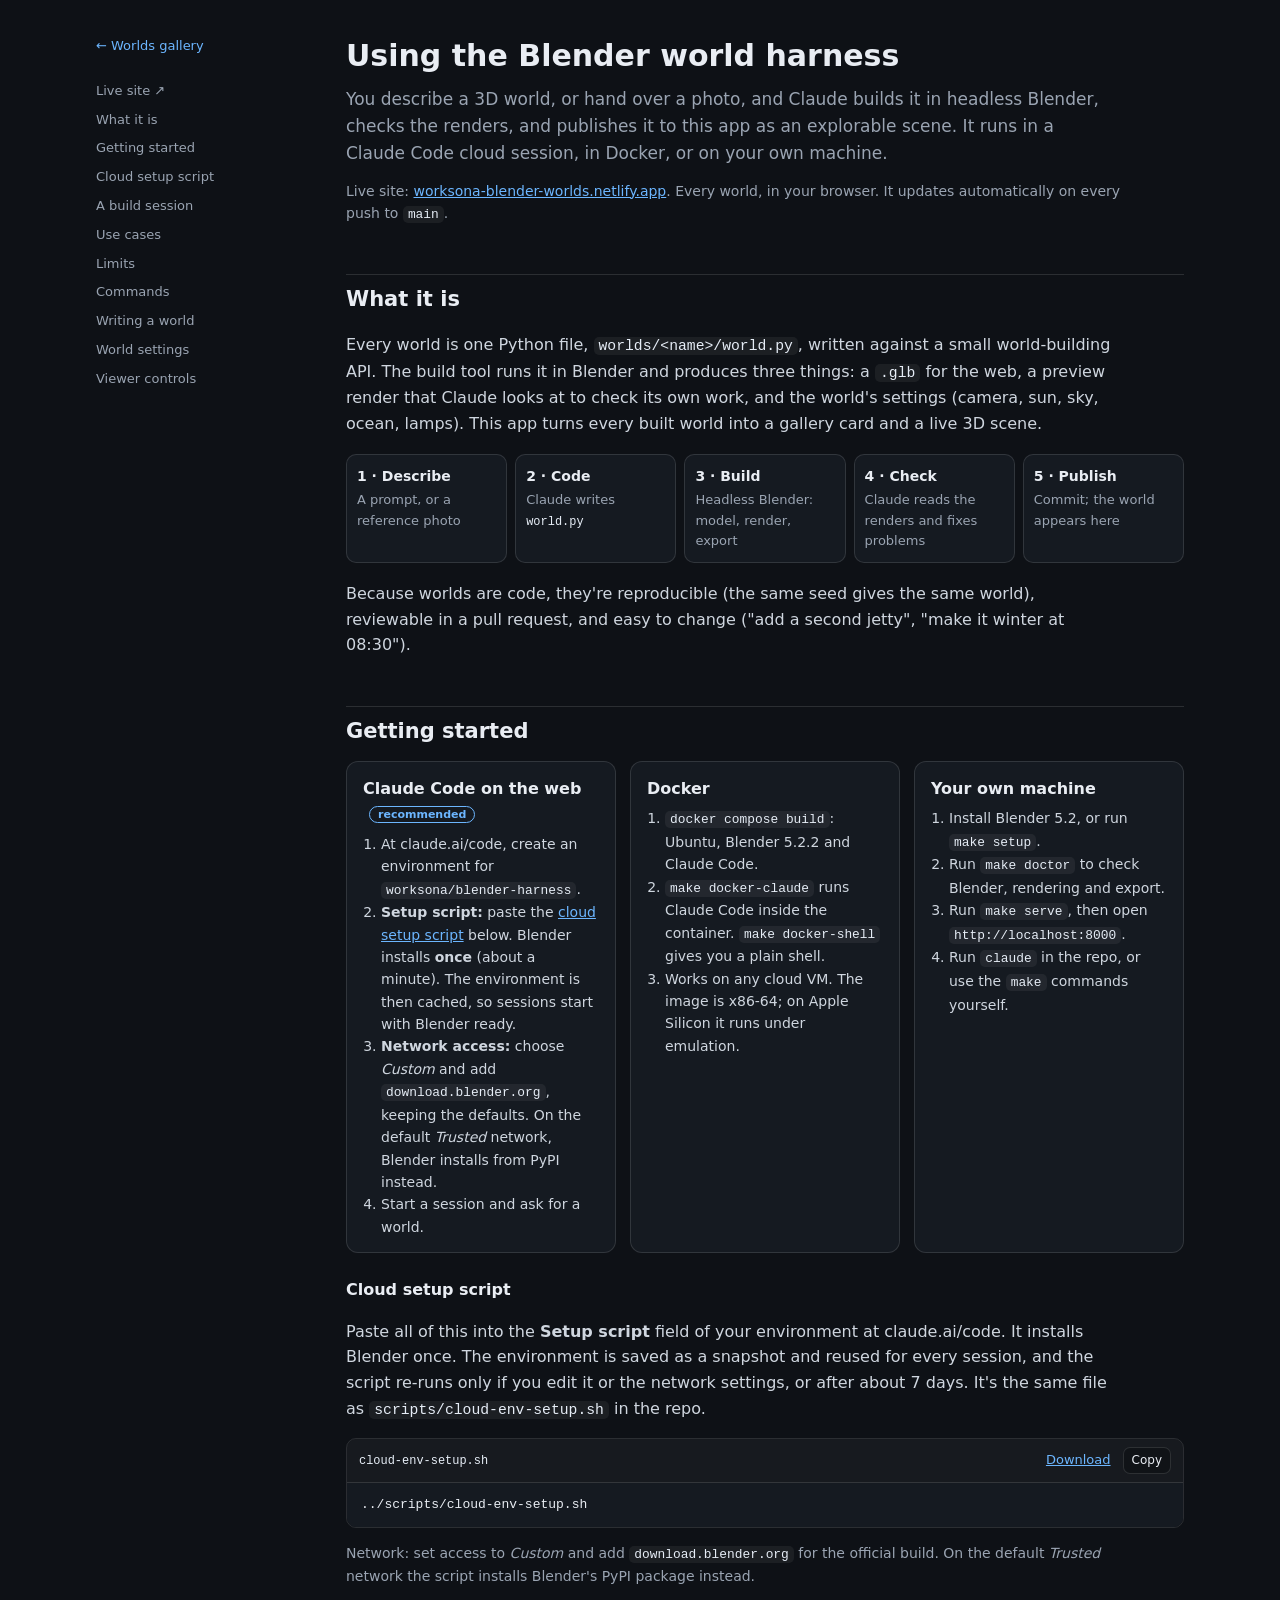
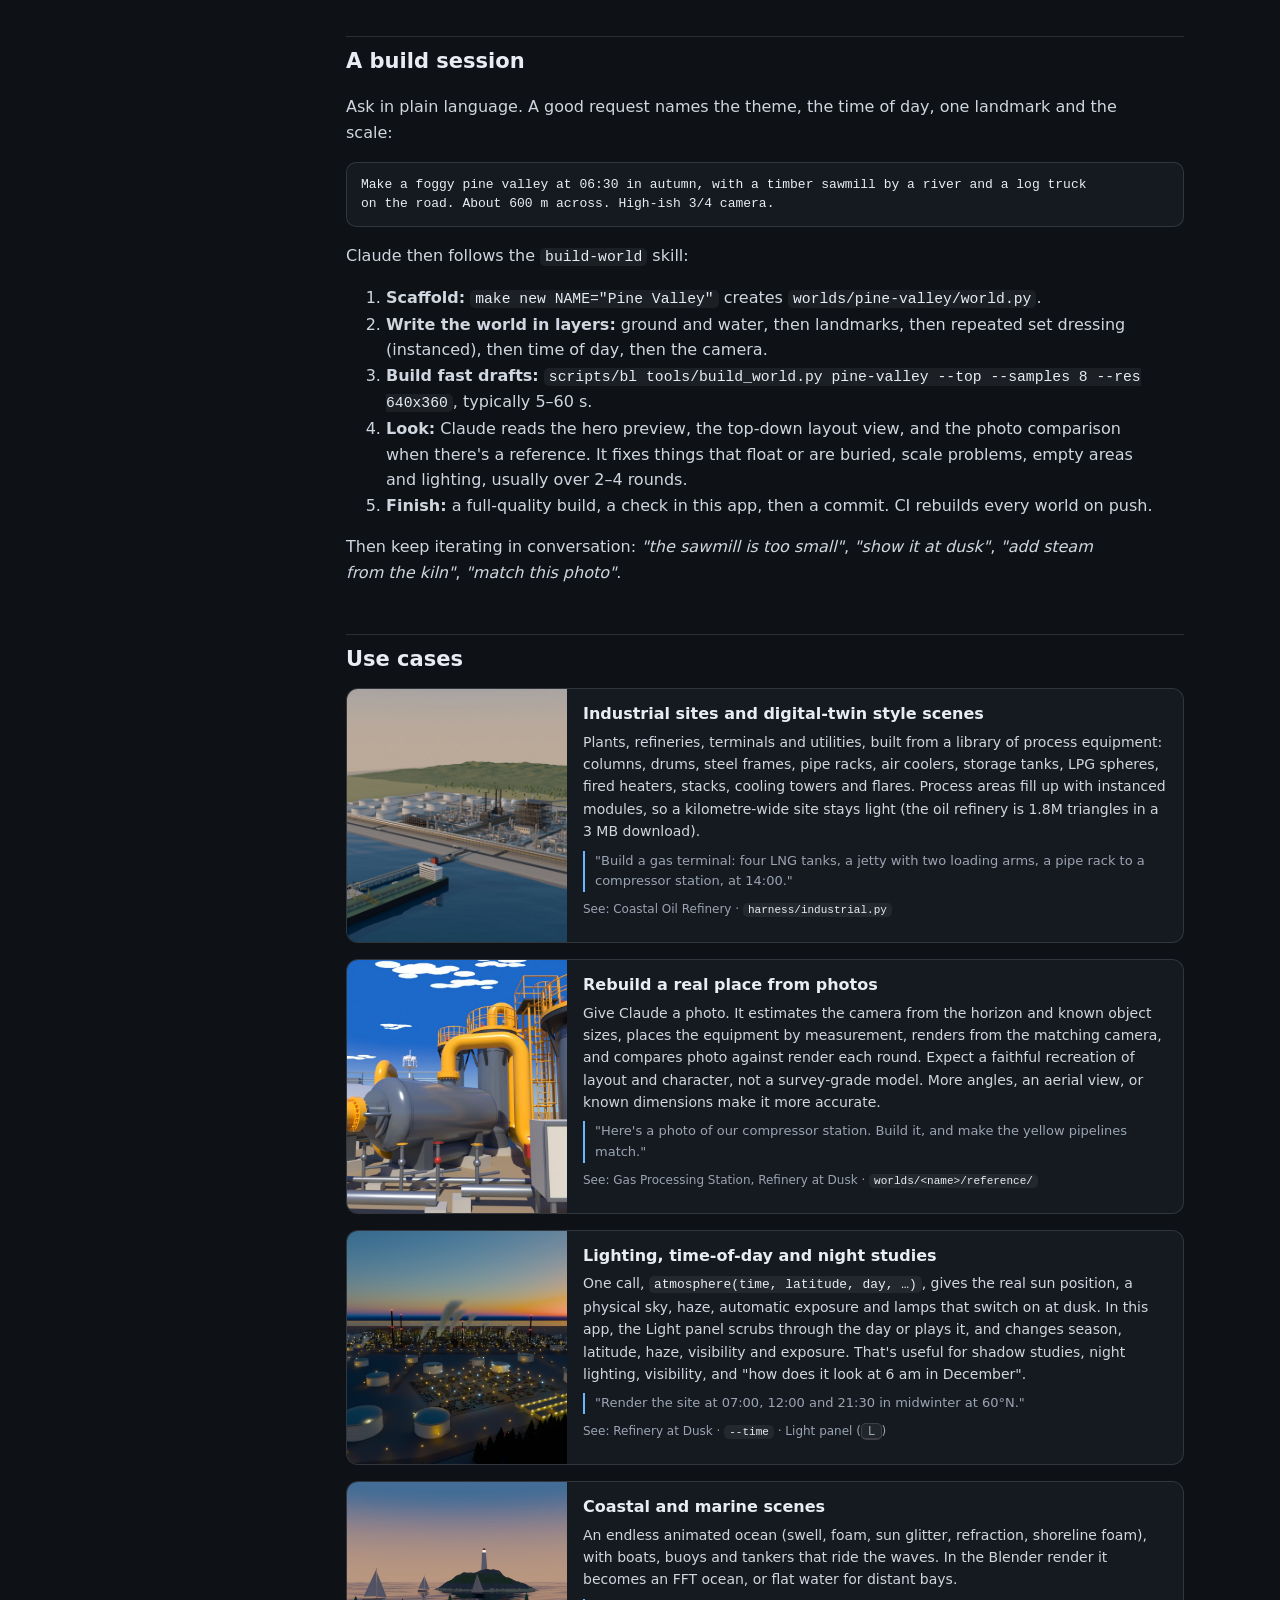
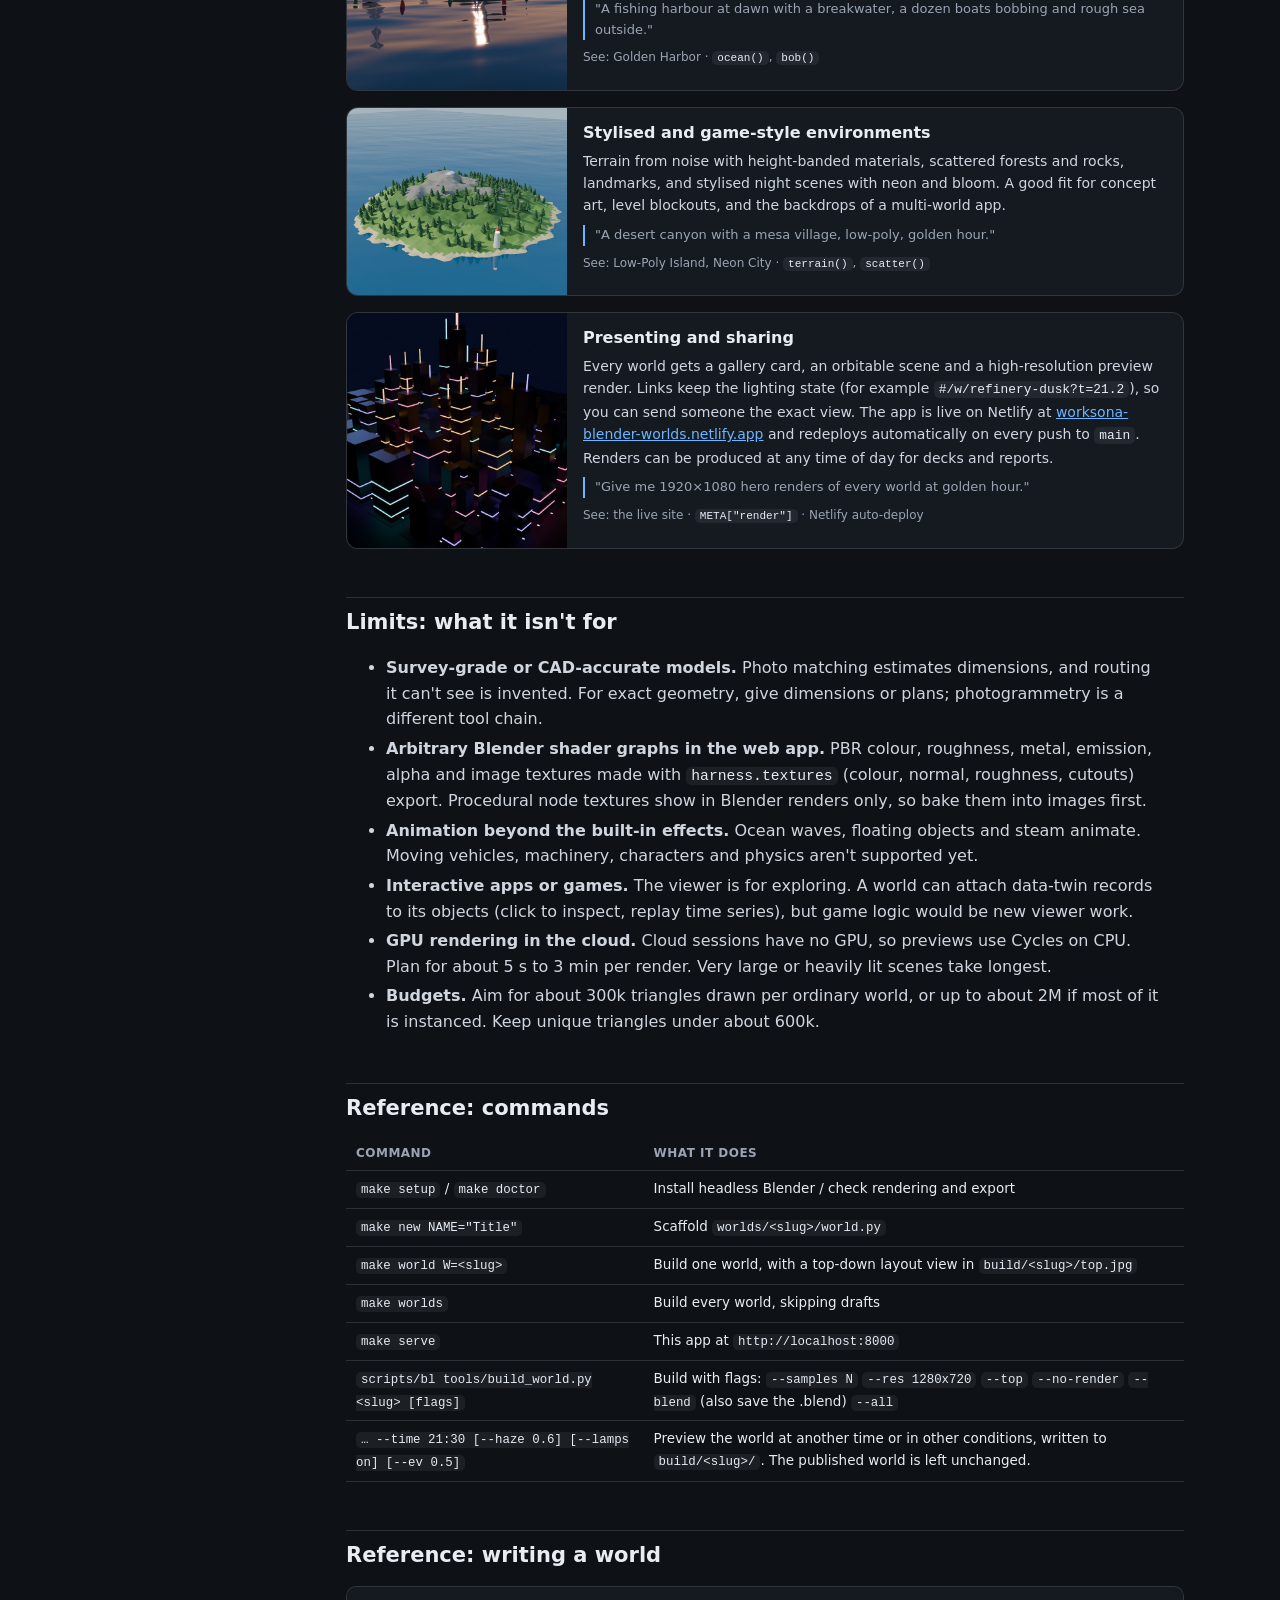
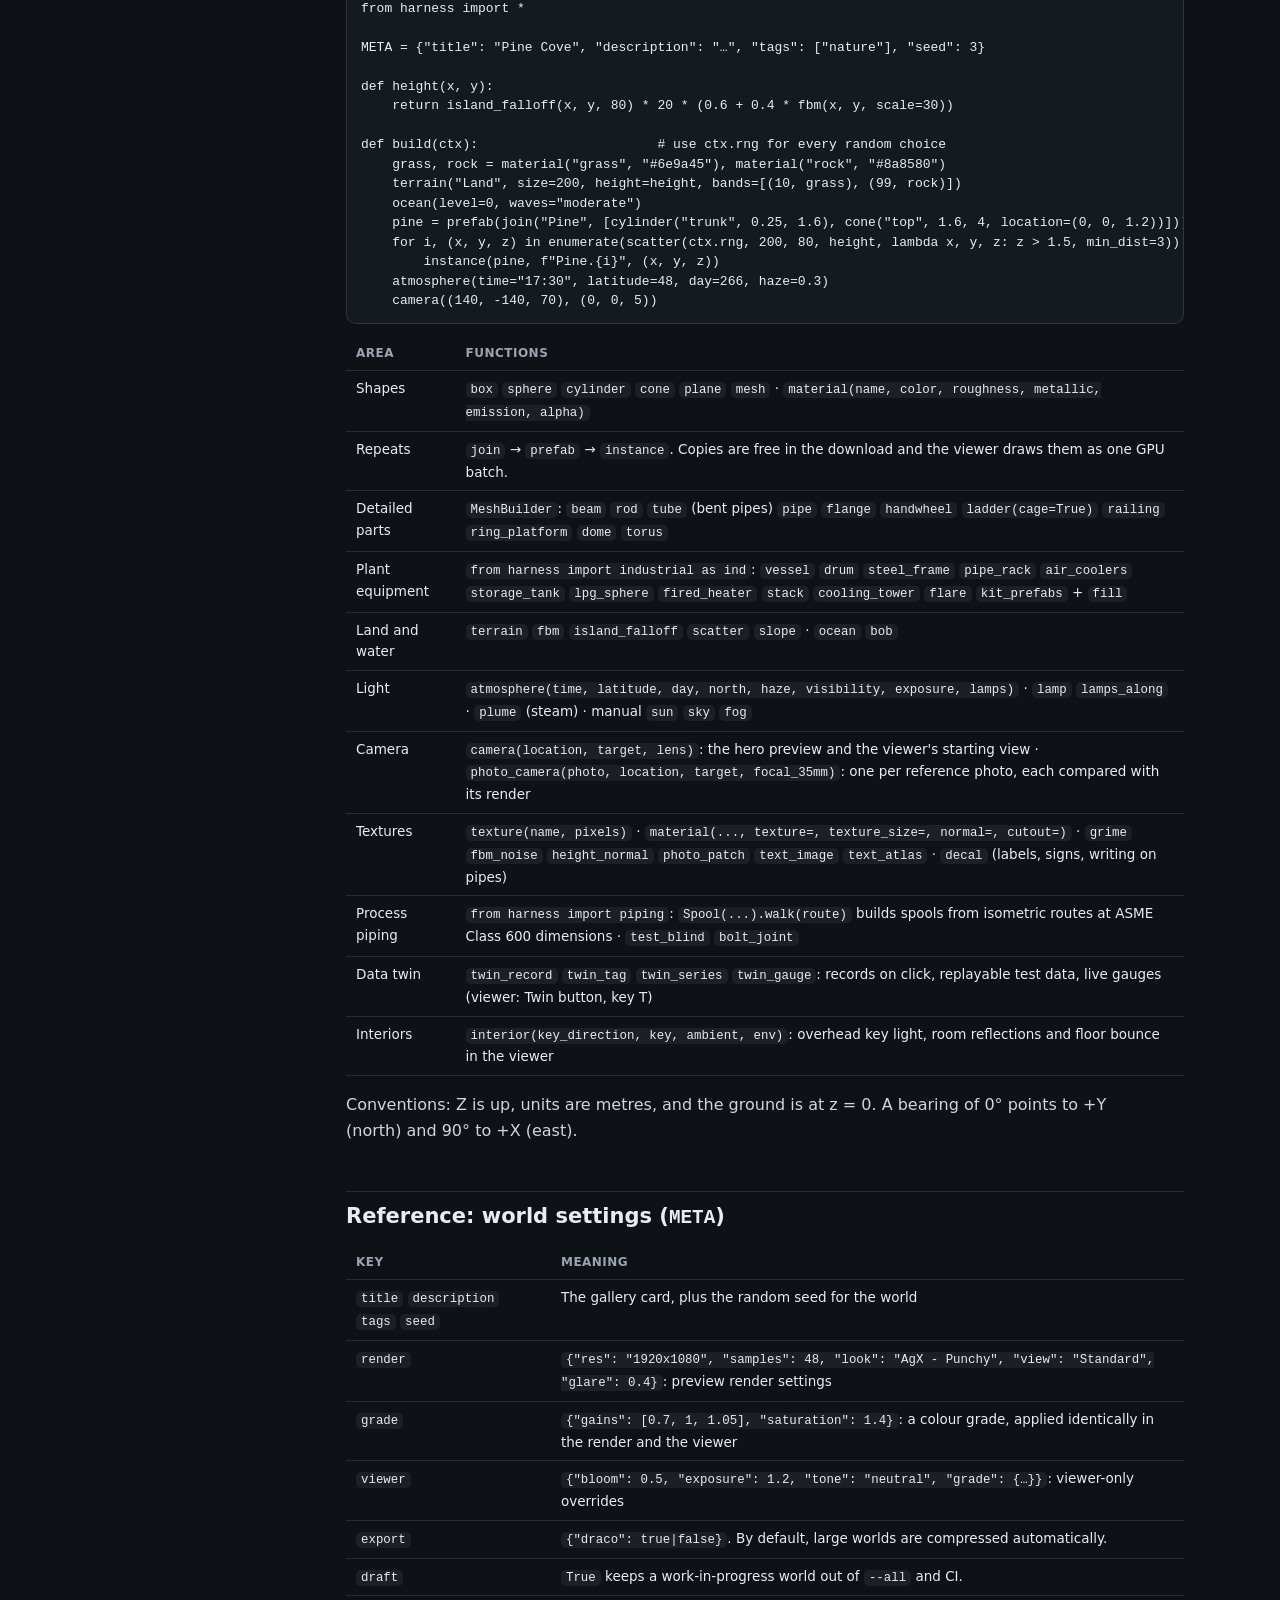
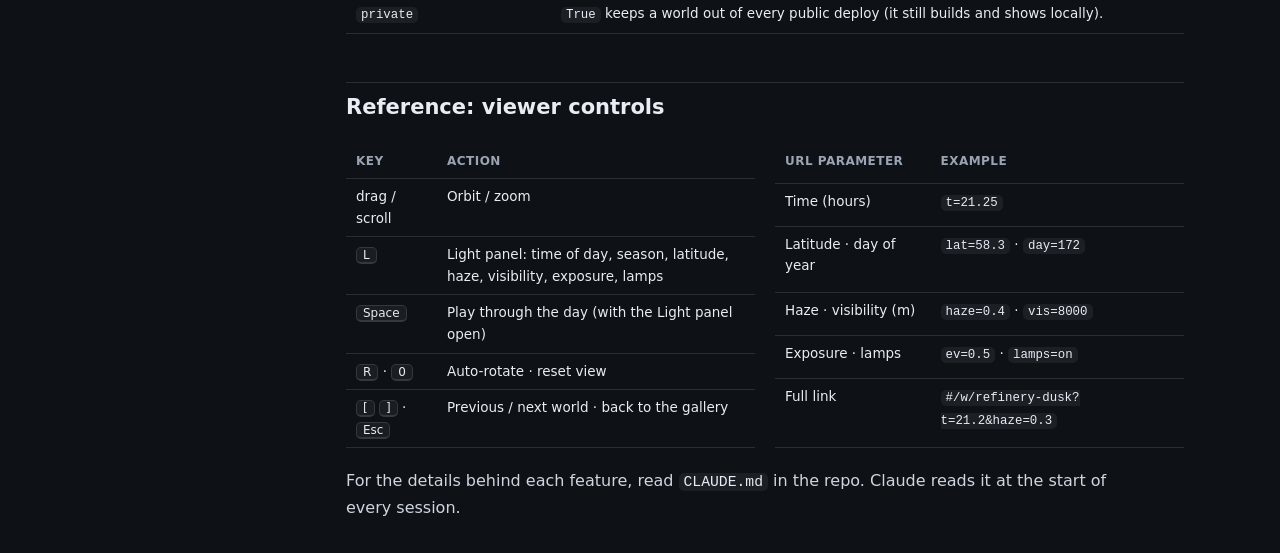
<file: app/guide.html>
<!doctype html>
<html lang="en">
<head>
  <meta charset="utf-8">
  <meta name="viewport" content="width=device-width, initial-scale=1">
  <title>Harness Guide</title>
  <link rel="stylesheet" href="style.css">
  <style>
    .guide { max-width: 1120px; margin: 0 auto; padding: 32px 16px 80px; display: grid;
      grid-template-columns: 210px minmax(0, 1fr); gap: 40px; line-height: 1.6; }
    .toc { position: sticky; top: 24px; align-self: start; font-size: 13px; }
    .toc a { display: block; padding: 4px 0; color: var(--muted); text-decoration: none; }
    .toc a:hover { color: var(--text); }
    .toc .back { margin-bottom: 16px; color: var(--accent); }
    main h1 { font-size: 30px; margin: 0 0 6px; }
    main .lede { color: var(--muted); font-size: 17px; margin: 0 0 28px; max-width: 760px; }
    main h2 { font-size: 21px; margin: 48px 0 12px; padding-top: 8px; border-top: 1px solid var(--line); }
    main h3 { font-size: 16px; margin: 24px 0 6px; }
    main p, main li { color: #cfd6df; max-width: 780px; }
    main a { color: var(--accent); }
    pre { background: #151a21; border: 1px solid var(--line); border-radius: 10px; padding: 12px 14px;
      overflow-x: auto; font-size: 13px; line-height: 1.5; }
    code { color: #e6edf6; }
    p code, li code, td code { background: rgba(255,255,255,0.06); padding: 1px 5px; border-radius: 5px; }
    .flow { display: grid; grid-template-columns: repeat(5, 1fr); gap: 8px; margin: 18px 0; }
    .flow div { background: #151a21; border: 1px solid var(--line); border-radius: 10px; padding: 10px;
      font-size: 13px; color: var(--muted); }
    .flow b { display: block; color: var(--text); font-size: 14px; margin-bottom: 2px; }
    .ways { display: grid; grid-template-columns: repeat(3, 1fr); gap: 14px; }
    .ways section { background: #151a21; border: 1px solid var(--line); border-radius: 12px; padding: 14px 16px; }
    .ways h3 { margin-top: 0; }
    .ways .tag { font-size: 11px; color: var(--accent); border: 1px solid var(--accent); border-radius: 99px;
      padding: 1px 8px; margin-left: 6px; vertical-align: middle; }
    .ways ol { padding-left: 18px; margin: 6px 0 0; font-size: 14px; }
    .uses { display: grid; gap: 16px; }
    .use { display: grid; grid-template-columns: 220px minmax(0, 1fr); gap: 16px; background: #151a21;
      border: 1px solid var(--line); border-radius: 12px; overflow: hidden; }
    .use img { width: 100%; height: 100%; object-fit: cover; min-height: 150px; display: block; }
    .use .txt { padding: 12px 16px 14px 0; }
    .use h3 { margin: 0 0 4px; }
    .use p { margin: 0 0 8px; font-size: 14px; }
    .use .ask { font-size: 13px; color: var(--muted); border-left: 2px solid var(--accent); padding-left: 10px; margin: 8px 0; }
    .use .uses-tags { font-size: 12px; color: var(--muted); }
    table { width: 100%; border-collapse: collapse; font-size: 13.5px; margin: 8px 0 4px; }
    th, td { text-align: left; vertical-align: top; padding: 7px 10px; border-bottom: 1px solid var(--line); }
    th { color: var(--muted); font-weight: 600; font-size: 12px; text-transform: uppercase; letter-spacing: .04em; }
    .two { display: grid; grid-template-columns: 1fr 1fr; gap: 20px; }
    .limits li { margin-bottom: 4px; }
    .live { margin: -16px 0 28px; font-size: 14px; color: var(--muted); }
    .script-box { border: 1px solid var(--line); border-radius: 10px; overflow: hidden; margin: 10px 0; }
    .script-bar { display: flex; align-items: center; justify-content: space-between; gap: 10px;
      padding: 8px 12px; background: rgba(255, 255, 255, 0.04); border-bottom: 1px solid var(--line); font-size: 13px; }
    .script-actions { display: flex; align-items: center; gap: 12px; }
    .script-box pre { margin: 0; border: 0; border-radius: 0; max-height: 460px; }
    .note { color: var(--muted); font-size: 14px; }
    kbd { font-family: inherit; font-size: 12px; border: 1px solid var(--line); border-bottom-width: 2px;
      border-radius: 5px; padding: 0 6px; background: rgba(255,255,255,0.05); }
    @media (max-width: 860px) {
      .guide { grid-template-columns: minmax(0, 1fr); gap: 12px; }   /* minmax: long code lines scroll, not stretch */
      .toc { position: static; display: flex; flex-wrap: wrap; gap: 4px 14px; }
      .toc a { padding: 2px 0; }
      .ways, .two { grid-template-columns: 1fr; }
      .flow { grid-template-columns: 1fr 1fr; }
      .use { grid-template-columns: 1fr; }
      .use img { min-height: 0; aspect-ratio: 16 / 9; }
      .use .txt { padding: 0 14px 14px; }
    }
  </style>
</head>
<body>
<div class="guide">
  <nav class="toc" aria-label="Contents">
    <a class="back" href="index.html#/">&larr; Worlds gallery</a>
    <a href="https://worksona-blender-worlds.netlify.app" target="_blank" rel="noopener">Live site &#8599;</a>
    <a href="#what">What it is</a>
    <a href="#start">Getting started</a>
    <a href="#setup-script">Cloud setup script</a>
    <a href="#session">A build session</a>
    <a href="#uses">Use cases</a>
    <a href="#limits">Limits</a>
    <a href="#ref-commands">Commands</a>
    <a href="#ref-world">Writing a world</a>
    <a href="#ref-meta">World settings</a>
    <a href="#ref-viewer">Viewer controls</a>
  </nav>

  <main>
    <h1>Using the Blender world harness</h1>
    <p class="lede">You describe a 3D world, or hand over a photo, and Claude builds it in headless Blender,
      checks the renders, and publishes it to this app as an explorable scene. It runs in a Claude Code
      cloud session, in Docker, or on your own machine.</p>
    <p class="live">Live site: <a href="https://worksona-blender-worlds.netlify.app" target="_blank"
      rel="noopener">worksona-blender-worlds.netlify.app</a>. Every world, in your browser. It updates
      automatically on every push to <code>main</code>.</p>

    <h2 id="what">What it is</h2>
    <p>Every world is one Python file, <code>worlds/&lt;name&gt;/world.py</code>, written against a small
      world-building API. The build tool runs it in Blender and produces three things: a <code>.glb</code> for
      the web, a preview render that Claude looks at to check its own work, and the world's settings
      (camera, sun, sky, ocean, lamps). This app turns every built world into a gallery card and a live
      3D scene.</p>
    <div class="flow" role="list">
      <div role="listitem"><b>1 · Describe</b>A prompt, or a reference photo</div>
      <div role="listitem"><b>2 · Code</b>Claude writes <code>world.py</code></div>
      <div role="listitem"><b>3 · Build</b>Headless Blender: model, render, export</div>
      <div role="listitem"><b>4 · Check</b>Claude reads the renders and fixes problems</div>
      <div role="listitem"><b>5 · Publish</b>Commit; the world appears here</div>
    </div>
    <p>Because worlds are code, they're reproducible (the same seed gives the same world), reviewable in a pull
      request, and easy to change ("add a second jetty", "make it winter at 08:30").</p>

    <h2 id="start">Getting started</h2>
    <div class="ways">
      <section>
        <h3>Claude Code on the web <span class="tag">recommended</span></h3>
        <ol>
          <li>At claude.ai/code, create an environment for <code>worksona/blender-harness</code>.</li>
          <li><b>Setup script:</b> paste the <a href="#setup-script">cloud setup script</a> below. Blender installs
            <b>once</b> (about a minute). The environment is then cached, so sessions start with Blender ready.</li>
          <li><b>Network access:</b> choose <i>Custom</i> and add <code>download.blender.org</code>, keeping the
            defaults. On the default <i>Trusted</i> network, Blender installs from PyPI instead.</li>
          <li>Start a session and ask for a world.</li>
        </ol>
      </section>
      <section>
        <h3>Docker</h3>
        <ol>
          <li><code>docker compose build</code>: Ubuntu, Blender 5.2.2 and Claude Code.</li>
          <li><code>make docker-claude</code> runs Claude Code inside the container. <code>make docker-shell</code>
            gives you a plain shell.</li>
          <li>Works on any cloud VM. The image is x86-64; on Apple Silicon it runs under emulation.</li>
        </ol>
      </section>
      <section>
        <h3>Your own machine</h3>
        <ol>
          <li>Install Blender 5.2, or run <code>make setup</code>.</li>
          <li>Run <code>make doctor</code> to check Blender, rendering and export.</li>
          <li>Run <code>make serve</code>, then open <code>http://localhost:8000</code>.</li>
          <li>Run <code>claude</code> in the repo, or use the <code>make</code> commands yourself.</li>
        </ol>
      </section>
    </div>

    <h3 id="setup-script">Cloud setup script</h3>
    <p>Paste all of this into the <b>Setup script</b> field of your environment at claude.ai/code. It installs
      Blender once. The environment is saved as a snapshot and reused for every session, and the script re-runs
      only if you edit it or the network settings, or after about 7 days. It's the same file as
      <code>scripts/cloud-env-setup.sh</code> in the repo.</p>
    <div class="script-box">
      <div class="script-bar">
        <span><code>cloud-env-setup.sh</code></span>
        <span class="script-actions">
          <a href="cloud-env-setup.sh" download>Download</a>
          <button type="button" class="btn small" id="copy-setup">Copy</button>
        </span>
      </div>
      <pre id="setup-code">Loading the script… (if this doesn't load, open scripts/cloud-env-setup.sh in the repo)</pre>
    </div>
    <p class="note">Network: set access to <i>Custom</i> and add <code>download.blender.org</code> for the official
      build. On the default <i>Trusted</i> network the script installs Blender's PyPI package instead.</p>

    <h2 id="session">A build session</h2>
    <p>Ask in plain language. A good request names the theme, the time of day, one landmark and the scale:</p>
    <pre>Make a foggy pine valley at 06:30 in autumn, with a timber sawmill by a river and a log truck
on the road. About 600 m across. High-ish 3/4 camera.</pre>
    <p>Claude then follows the <code>build-world</code> skill:</p>
    <ol>
      <li><b>Scaffold:</b> <code>make new NAME="Pine Valley"</code> creates <code>worlds/pine-valley/world.py</code>.</li>
      <li><b>Write the world in layers:</b> ground and water, then landmarks, then repeated set dressing
        (instanced), then time of day, then the camera.</li>
      <li><b>Build fast drafts:</b> <code>scripts/bl tools/build_world.py pine-valley --top --samples 8 --res 640x360</code>,
        typically 5–60 s.</li>
      <li><b>Look:</b> Claude reads the hero preview, the top-down layout view, and the photo comparison when
        there's a reference. It fixes things that float or are buried, scale problems, empty areas and lighting,
        usually over 2–4 rounds.</li>
      <li><b>Finish:</b> a full-quality build, a check in this app, then a commit. CI rebuilds every world on push.</li>
    </ol>
    <p>Then keep iterating in conversation: <i>"the sawmill is too small"</i>, <i>"show it at dusk"</i>,
      <i>"add steam from the kiln"</i>, <i>"match this photo"</i>.</p>

    <h2 id="uses">Use cases</h2>
    <div class="uses">
      <article class="use">
        <img src="worlds/oil-refinery/preview.jpg" alt="Aerial render of a coastal oil refinery with a tanker at the jetty">
        <div class="txt">
          <h3>Industrial sites and digital-twin style scenes</h3>
          <p>Plants, refineries, terminals and utilities, built from a library of process equipment: columns,
            drums, steel frames, pipe racks, air coolers, storage tanks, LPG spheres, fired heaters, stacks,
            cooling towers and flares. Process areas fill up with instanced modules, so a kilometre-wide site
            stays light (the oil refinery is 1.8M triangles in a 3 MB download).</p>
          <p class="ask">"Build a gas terminal: four LNG tanks, a jetty with two loading arms, a pipe rack to a
            compressor station, at 14:00."</p>
          <p class="uses-tags">See: Coastal Oil Refinery · <code>harness/industrial.py</code></p>
        </div>
      </article>
      <article class="use">
        <img src="worlds/gas-station/preview.jpg" alt="Gas processing station with yellow pipe loops matched to a photo">
        <div class="txt">
          <h3>Rebuild a real place from photos</h3>
          <p>Give Claude a photo. It estimates the camera from the horizon and known object sizes, places the
            equipment by measurement, renders from the matching camera, and compares photo against render
            each round. Expect a faithful recreation of layout and character, not a survey-grade model. More
            angles, an aerial view, or known dimensions make it more accurate.</p>
          <p class="ask">"Here's a photo of our compressor station. Build it, and make the yellow pipelines match."</p>
          <p class="uses-tags">See: Gas Processing Station, Refinery at Dusk · <code>worlds/&lt;name&gt;/reference/</code></p>
        </div>
      </article>
      <article class="use">
        <img src="worlds/refinery-dusk/preview.jpg" alt="Refinery at blue hour with lights and steam plumes">
        <div class="txt">
          <h3>Lighting, time-of-day and night studies</h3>
          <p>One call, <code>atmosphere(time, latitude, day, …)</code>, gives the real sun position, a physical
            sky, haze, automatic exposure and lamps that switch on at dusk. In this app, the Light panel scrubs
            through the day or plays it, and changes season, latitude, haze, visibility and exposure. That's
            useful for shadow studies, night lighting, visibility, and "how does it look at 6 am in December".</p>
          <p class="ask">"Render the site at 07:00, 12:00 and 21:30 in midwinter at 60°N."</p>
          <p class="uses-tags">See: Refinery at Dusk · <code>--time</code> · Light panel (<kbd>L</kbd>)</p>
        </div>
      </article>
      <article class="use">
        <img src="worlds/golden-harbor/preview.jpg" alt="Sunset harbour with sailboats on a rolling sea">
        <div class="txt">
          <h3>Coastal and marine scenes</h3>
          <p>An endless animated ocean (swell, foam, sun glitter, refraction, shoreline foam), with boats, buoys
            and tankers that ride the waves. In the Blender render it becomes an FFT ocean, or flat water for
            distant bays.</p>
          <p class="ask">"A fishing harbour at dawn with a breakwater, a dozen boats bobbing and rough sea outside."</p>
          <p class="uses-tags">See: Golden Harbor · <code>ocean()</code>, <code>bob()</code></p>
        </div>
      </article>
      <article class="use">
        <img src="worlds/lowpoly-island/preview.jpg" alt="Low-poly island with pine forest and lighthouse">
        <div class="txt">
          <h3>Stylised and game-style environments</h3>
          <p>Terrain from noise with height-banded materials, scattered forests and rocks, landmarks, and
            stylised night scenes with neon and bloom. A good fit for concept art, level blockouts, and the
            backdrops of a multi-world app.</p>
          <p class="ask">"A desert canyon with a mesa village, low-poly, golden hour."</p>
          <p class="uses-tags">See: Low-Poly Island, Neon City · <code>terrain()</code>, <code>scatter()</code></p>
        </div>
      </article>
      <article class="use">
        <img src="worlds/neon-city/preview.jpg" alt="Neon city at night">
        <div class="txt">
          <h3>Presenting and sharing</h3>
          <p>Every world gets a gallery card, an orbitable scene and a high-resolution preview render. Links keep
            the lighting state (for example <code>#/w/refinery-dusk?t=21.2</code>), so you can send someone the
            exact view. The app is live on Netlify at
            <a href="https://worksona-blender-worlds.netlify.app" target="_blank" rel="noopener">worksona-blender-worlds.netlify.app</a>
            and redeploys automatically on every push to <code>main</code>. Renders can be produced at any time of
            day for decks and reports.</p>
          <p class="ask">"Give me 1920×1080 hero renders of every world at golden hour."</p>
          <p class="uses-tags">See: the live site · <code>META["render"]</code> · Netlify auto-deploy</p>
        </div>
      </article>
    </div>

    <h2 id="limits">Limits: what it isn't for</h2>
    <ul class="limits">
      <li><b>Survey-grade or CAD-accurate models.</b> Photo matching estimates dimensions, and routing it can't
        see is invented. For exact geometry, give dimensions or plans; photogrammetry is a different tool chain.</li>
      <li><b>Arbitrary Blender shader graphs in the web app.</b> PBR colour, roughness, metal, emission, alpha and
        image textures made with <code>harness.textures</code> (colour, normal, roughness, cutouts) export. Procedural
        node textures show in Blender renders only, so bake them into images first.</li>
      <li><b>Animation beyond the built-in effects.</b> Ocean waves, floating objects and steam animate. Moving
        vehicles, machinery, characters and physics aren't supported yet.</li>
      <li><b>Interactive apps or games.</b> The viewer is for exploring. A world can attach data-twin records to its
        objects (click to inspect, replay time series), but game logic would be new viewer work.</li>
      <li><b>GPU rendering in the cloud.</b> Cloud sessions have no GPU, so previews use Cycles on CPU. Plan for
        about 5 s to 3 min per render. Very large or heavily lit scenes take longest.</li>
      <li><b>Budgets.</b> Aim for about 300k triangles drawn per ordinary world, or up to about 2M if most of
        it is instanced. Keep unique triangles under about 600k.</li>
    </ul>

    <h2 id="ref-commands">Reference: commands</h2>
    <table>
      <tr><th>Command</th><th>What it does</th></tr>
      <tr><td><code>make setup</code> / <code>make doctor</code></td><td>Install headless Blender / check rendering and export</td></tr>
      <tr><td><code>make new NAME="Title"</code></td><td>Scaffold <code>worlds/&lt;slug&gt;/world.py</code></td></tr>
      <tr><td><code>make world W=&lt;slug&gt;</code></td><td>Build one world, with a top-down layout view in <code>build/&lt;slug&gt;/top.jpg</code></td></tr>
      <tr><td><code>make worlds</code></td><td>Build every world, skipping drafts</td></tr>
      <tr><td><code>make serve</code></td><td>This app at <code>http://localhost:8000</code></td></tr>
      <tr><td><code>scripts/bl tools/build_world.py &lt;slug&gt; [flags]</code></td><td>Build with flags:
        <code>--samples N</code> <code>--res 1280x720</code> <code>--top</code> <code>--no-render</code>
        <code>--blend</code> (also save the .blend) <code>--all</code></td></tr>
      <tr><td><code>… --time 21:30 [--haze 0.6] [--lamps on] [--ev 0.5]</code></td><td>Preview the world at another
        time or in other conditions, written to <code>build/&lt;slug&gt;/</code>. The published world is left unchanged.</td></tr>
    </table>

    <h2 id="ref-world">Reference: writing a world</h2>
    <pre>from harness import *

META = {"title": "Pine Cove", "description": "…", "tags": ["nature"], "seed": 3}

def height(x, y):
    return island_falloff(x, y, 80) * 20 * (0.6 + 0.4 * fbm(x, y, scale=30))

def build(ctx):                       # use ctx.rng for every random choice
    grass, rock = material("grass", "#6e9a45"), material("rock", "#8a8580")
    terrain("Land", size=200, height=height, bands=[(10, grass), (99, rock)])
    ocean(level=0, waves="moderate")
    pine = prefab(join("Pine", [cylinder("trunk", 0.25, 1.6), cone("top", 1.6, 4, location=(0, 0, 1.2))]))
    for i, (x, y, z) in enumerate(scatter(ctx.rng, 200, 80, height, lambda x, y, z: z > 1.5, min_dist=3)):
        instance(pine, f"Pine.{i}", (x, y, z))
    atmosphere(time="17:30", latitude=48, day=266, haze=0.3)
    camera((140, -140, 70), (0, 0, 5))</pre>
    <table>
      <tr><th>Area</th><th>Functions</th></tr>
      <tr><td>Shapes</td><td><code>box</code> <code>sphere</code> <code>cylinder</code> <code>cone</code> <code>plane</code> <code>mesh</code> · <code>material(name, color, roughness, metallic, emission, alpha)</code></td></tr>
      <tr><td>Repeats</td><td><code>join</code> → <code>prefab</code> → <code>instance</code>. Copies are free in the download and the viewer draws them as one GPU batch.</td></tr>
      <tr><td>Detailed parts</td><td><code>MeshBuilder</code>: <code>beam</code> <code>rod</code> <code>tube</code> (bent pipes) <code>pipe</code> <code>flange</code> <code>handwheel</code> <code>ladder(cage=True)</code> <code>railing</code> <code>ring_platform</code> <code>dome</code> <code>torus</code></td></tr>
      <tr><td>Plant equipment</td><td><code>from harness import industrial as ind</code>: <code>vessel</code> <code>drum</code> <code>steel_frame</code> <code>pipe_rack</code> <code>air_coolers</code> <code>storage_tank</code> <code>lpg_sphere</code> <code>fired_heater</code> <code>stack</code> <code>cooling_tower</code> <code>flare</code> <code>kit_prefabs</code> + <code>fill</code></td></tr>
      <tr><td>Land and water</td><td><code>terrain</code> <code>fbm</code> <code>island_falloff</code> <code>scatter</code> <code>slope</code> · <code>ocean</code> <code>bob</code></td></tr>
      <tr><td>Light</td><td><code>atmosphere(time, latitude, day, north, haze, visibility, exposure, lamps)</code> · <code>lamp</code> <code>lamps_along</code> · <code>plume</code> (steam) · manual <code>sun</code> <code>sky</code> <code>fog</code></td></tr>
      <tr><td>Camera</td><td><code>camera(location, target, lens)</code>: the hero preview and the viewer's starting view · <code>photo_camera(photo, location, target, focal_35mm)</code>: one per reference photo, each compared with its render</td></tr>
      <tr><td>Textures</td><td><code>texture(name, pixels)</code> · <code>material(..., texture=, texture_size=, normal=, cutout=)</code> · <code>grime</code> <code>fbm_noise</code> <code>height_normal</code> <code>photo_patch</code> <code>text_image</code> <code>text_atlas</code> · <code>decal</code> (labels, signs, writing on pipes)</td></tr>
      <tr><td>Process piping</td><td><code>from harness import piping</code>: <code>Spool(...).walk(route)</code> builds spools from isometric routes at ASME Class 600 dimensions · <code>test_blind</code> <code>bolt_joint</code></td></tr>
      <tr><td>Data twin</td><td><code>twin_record</code> <code>twin_tag</code> <code>twin_series</code> <code>twin_gauge</code>: records on click, replayable test data, live gauges (viewer: Twin button, key T)</td></tr>
      <tr><td>Interiors</td><td><code>interior(key_direction, key, ambient, env)</code>: overhead key light, room reflections and floor bounce in the viewer</td></tr>
    </table>
    <p>Conventions: Z is up, units are metres, and the ground is at z = 0. A bearing of 0° points to +Y (north)
      and 90° to +X (east).</p>

    <h2 id="ref-meta">Reference: world settings (<code>META</code>)</h2>
    <table>
      <tr><th>Key</th><th>Meaning</th></tr>
      <tr><td><code>title</code> <code>description</code> <code>tags</code> <code>seed</code></td><td>The gallery card, plus the random seed for the world</td></tr>
      <tr><td><code>render</code></td><td><code>{"res": "1920x1080", "samples": 48, "look": "AgX - Punchy", "view": "Standard", "glare": 0.4}</code>: preview render settings</td></tr>
      <tr><td><code>grade</code></td><td><code>{"gains": [0.7, 1, 1.05], "saturation": 1.4}</code>: a colour grade, applied identically in the render and the viewer</td></tr>
      <tr><td><code>viewer</code></td><td><code>{"bloom": 0.5, "exposure": 1.2, "tone": "neutral", "grade": {…}}</code>: viewer-only overrides</td></tr>
      <tr><td><code>export</code></td><td><code>{"draco": true|false}</code>. By default, large worlds are compressed automatically.</td></tr>
      <tr><td><code>draft</code></td><td><code>True</code> keeps a work-in-progress world out of <code>--all</code> and CI.</td></tr>
      <tr><td><code>private</code></td><td><code>True</code> keeps a world out of every public deploy (it still builds and shows locally).</td></tr>
    </table>

    <h2 id="ref-viewer">Reference: viewer controls</h2>
    <div class="two">
      <table>
        <tr><th>Key</th><th>Action</th></tr>
        <tr><td>drag / scroll</td><td>Orbit / zoom</td></tr>
        <tr><td><kbd>L</kbd></td><td>Light panel: time of day, season, latitude, haze, visibility, exposure, lamps</td></tr>
        <tr><td><kbd>Space</kbd></td><td>Play through the day (with the Light panel open)</td></tr>
        <tr><td><kbd>R</kbd> · <kbd>0</kbd></td><td>Auto-rotate · reset view</td></tr>
        <tr><td><kbd>[</kbd> <kbd>]</kbd> · <kbd>Esc</kbd></td><td>Previous / next world · back to the gallery</td></tr>
      </table>
      <table>
        <tr><th>URL parameter</th><th>Example</th></tr>
        <tr><td>Time (hours)</td><td><code>t=21.25</code></td></tr>
        <tr><td>Latitude · day of year</td><td><code>lat=58.3</code> · <code>day=172</code></td></tr>
        <tr><td>Haze · visibility (m)</td><td><code>haze=0.4</code> · <code>vis=8000</code></td></tr>
        <tr><td>Exposure · lamps</td><td><code>ev=0.5</code> · <code>lamps=on</code></td></tr>
        <tr><td>Full link</td><td><code>#/w/refinery-dusk?t=21.2&amp;haze=0.3</code></td></tr>
      </table>
    </div>
    <p>For the details behind each feature, read <code>CLAUDE.md</code> in the repo. Claude reads it at the start
      of every session.</p>
  </main>
</div>
<script>
  // Show the setup script straight from the repo (one source of truth), with a copy button.
  const code = document.getElementById('setup-code');
  const copy = document.getElementById('copy-setup');
  fetch('cloud-env-setup.sh', { cache: 'no-cache' })
    .then((r) => (r.ok ? r.text() : Promise.reject(new Error(r.status))))
    .then((text) => { code.textContent = text; })
    .catch(() => { copy.disabled = true; });
  copy.addEventListener('click', async () => {
    try {
      await navigator.clipboard.writeText(code.textContent);
      copy.textContent = 'Copied';
    } catch {
      const range = document.createRange();
      range.selectNodeContents(code);
      getSelection().removeAllRanges();
      getSelection().addRange(range);
      copy.textContent = 'Selected: press ⌘C';
    }
    setTimeout(() => { copy.textContent = 'Copy'; }, 2000);
  });
</script>
</body>
</html>
</file>
<file: app/style.css>
:root {
  --bg: #0e1116;
  --panel: rgba(14, 17, 22, 0.72);
  --text: #e9edf3;
  --muted: #9aa4b2;
  --line: rgba(255, 255, 255, 0.12);
  --accent: #6cb6ff;
  font-family: ui-sans-serif, system-ui, -apple-system, "Segoe UI", sans-serif;
}

* { box-sizing: border-box; }
html, body { margin: 0; height: 100%; background: var(--bg); color: var(--text); }

#gallery { max-width: 1200px; margin: 0 auto; padding: 40px 16px 64px; }
#gallery header h1 { margin: 0 0 4px; font-size: 28px; }
#gallery header p { margin: 0 0 28px; color: var(--muted); }
.guide-link { color: var(--accent); text-decoration: none; margin-left: 8px; white-space: nowrap; }
.guide-link:hover { text-decoration: underline; }
code { font-family: ui-monospace, SFMono-Regular, Menlo, monospace; font-size: 0.92em; }

#grid { display: grid; grid-template-columns: repeat(auto-fill, minmax(300px, 1fr)); gap: 20px; }
.card {
  display: block; text-decoration: none; color: inherit; border: 1px solid var(--line);
  border-radius: 12px; overflow: hidden; background: #151a21; transition: transform .15s, border-color .15s;
}
.card:hover { transform: translateY(-2px); border-color: var(--accent); }
.card img { display: block; width: 100%; aspect-ratio: 16 / 9; object-fit: cover; background: #222; }
.card .body { padding: 12px 14px 14px; }
.card h3 { margin: 0 0 4px; font-size: 16px; }
.card p { margin: 0; color: var(--muted); font-size: 13px; line-height: 1.45; }
.tags { margin-top: 8px; display: flex; gap: 6px; flex-wrap: wrap; }
.tags span { font-size: 11px; padding: 2px 8px; border-radius: 99px; border: 1px solid var(--line); color: var(--muted); }
.empty { color: var(--muted); }

#viewer { position: fixed; inset: 0; }
#canvas { display: block; width: 100%; height: 100%; touch-action: none; }
.hud { position: absolute; left: 12px; right: 12px; display: flex; gap: 10px; align-items: flex-start; pointer-events: none; }
.hud > * { pointer-events: auto; }
.hud.top { top: 12px; }
.hud.bottom { bottom: 12px; font-size: 12px; color: var(--muted); }
.hud .title { flex: 1; min-width: 0; padding: 6px 12px; background: var(--panel); border-radius: 10px; backdrop-filter: blur(8px); }
.hud .title h2 { margin: 0; font-size: 15px; }
.hud .title p { margin: 2px 0 0; font-size: 12px; color: var(--muted); white-space: nowrap; overflow: hidden; text-overflow: ellipsis; }
.hud .actions { display: flex; gap: 6px; }
#w-stats:not(:empty) { flex: none; padding: 5px 10px; background: var(--panel); border-radius: 8px; }
.btn {
  font: inherit; font-size: 13px; color: var(--text); text-decoration: none; cursor: pointer;
  padding: 8px 12px; border-radius: 10px; border: 1px solid var(--line); background: var(--panel);
  backdrop-filter: blur(8px); white-space: nowrap;
}
.btn:hover, .btn.on { border-color: var(--accent); }
#loading { position: absolute; inset: 0; display: grid; place-items: center; color: var(--muted); pointer-events: none; }

@media (max-width: 640px) {
  .hud.top { flex-wrap: wrap; }
  .hud .title { order: 3; flex-basis: 100%; }
  .hud .actions { margin-left: auto; }
}
.panel {
  position: absolute; top: 64px; right: 12px; width: min(300px, calc(100vw - 24px));
  padding: 12px 14px; background: var(--panel); border: 1px solid var(--line); border-radius: 12px;
  backdrop-filter: blur(10px); font-size: 12px; color: var(--text); display: grid; gap: 6px;
}
.panel .row { display: flex; align-items: center; gap: 8px; }
.panel .row label { color: var(--muted); }
.panel .row output { margin-left: auto; font-variant-numeric: tabular-nums; }
.panel .row label + output { margin-left: auto; }
.panel .head { font-size: 13px; }
.panel input[type=range] { width: 100%; accent-color: var(--accent); }
.panel select { font: inherit; color: var(--text); background: rgba(255, 255, 255, 0.06); border: 1px solid var(--line); border-radius: 6px; padding: 3px 4px; }
.panel .note { margin: 2px 0 0; color: var(--muted); }
.btn.small { padding: 3px 8px; font-size: 12px; border-radius: 7px; }
@media (max-width: 640px) { .panel { top: auto; bottom: 48px; } }
[hidden] { display: none !important; }

/* ---- data twin ---- */
.panel.twin { left: 12px; right: auto; width: min(380px, calc(100vw - 24px)); bottom: 132px; top: 64px;
  overflow: auto; align-content: start; }
.panel.twin .head strong { flex: 1; }
#tw-card h3 { margin: 4px 0 2px; font-size: 15px; word-break: break-word; }
#tw-card .sub { margin: 0 0 8px; color: var(--muted); }
#tw-card dl { display: grid; grid-template-columns: auto 1fr; gap: 3px 10px; margin: 6px 0 10px; }
#tw-card dt { color: var(--muted); }
#tw-card dd { margin: 0; word-break: break-word; }
#tw-card h4, #tw-list h4 { margin: 10px 0 4px; font-size: 12px; text-transform: uppercase; letter-spacing: .04em; color: var(--muted); }
#tw-list h4 span { font-weight: normal; opacity: .7; }
.tbl { overflow-x: auto; border: 1px solid var(--line); border-radius: 8px; }
.tbl table { border-collapse: collapse; width: 100%; font-size: 11px; }
.tbl th, .tbl td { padding: 3px 6px; text-align: left; border-bottom: 1px solid var(--line); vertical-align: top; }
.tbl th { color: var(--muted); font-weight: 600; white-space: nowrap; position: sticky; top: 0; background: #151a21; }
.tbl tr:last-child td { border-bottom: 0; }
#tw-card .notes { margin: 8px 0; padding-left: 16px; color: var(--muted); }
#tw-filter { width: 100%; font: inherit; color: var(--text); background: rgba(255,255,255,.06); border: 1px solid var(--line); border-radius: 8px; padding: 6px 8px; }
#tw-list ul { list-style: none; margin: 0; padding: 0; }
#tw-list li { display: grid; grid-template-columns: 10px 1fr; column-gap: 8px; padding: 5px 6px; border-radius: 7px; cursor: pointer; }
#tw-list li:hover { background: rgba(255,255,255,.07); }
#tw-list li i { width: 8px; height: 8px; border-radius: 50%; margin-top: 4px; grid-row: span 2; }
#tw-list li small { color: var(--muted); grid-column: 2; }
#twin-gauges { position: absolute; inset: 0; pointer-events: none; overflow: hidden; }
.twin-gauge { position: absolute; left: 0; top: 0; pointer-events: auto; cursor: pointer; white-space: nowrap;
  margin: -34px 0 0 8px; padding: 3px 8px; border-radius: 7px; background: rgba(10, 30, 20, .85);
  border: 1px solid #3ddc84; font: 600 12px ui-monospace, Menlo, monospace; color: #b8ffd5; }
.twin-gauge .lbl { color: #7fd8a5; margin-right: 6px; font-weight: 400; }
#twin-banner { position: absolute; left: 50%; top: 64px; transform: translateX(-50%); padding: 8px 14px;
  background: rgba(190, 30, 30, .88); color: #fff; border-radius: 10px; font-weight: 600; box-shadow: 0 4px 18px rgba(0,0,0,.4);
  animation: twin-pulse 1.6s ease-in-out infinite; pointer-events: none; max-width: min(520px, 80vw); text-align: center; }
#twin-banner small { display: block; font-weight: 400; opacity: .9; }
@keyframes twin-pulse { 50% { background: rgba(230, 50, 40, .95); } }
#tw-card .state { display: inline-block; padding: 2px 9px; border-radius: 999px; font-size: 12px; font-weight: 600; color: #111; margin: 2px 0 8px; }
#tw-card ul.docs { list-style: none; margin: 4px 0 10px; padding: 0; }
#tw-card ul.docs li { display: grid; grid-template-columns: 18px 1fr auto; gap: 6px; padding: 2px 0; }
#tw-card ul.docs li small { color: var(--muted); }
#tw-card ul.docs li.in i { color: #5fd38a; } #tw-card ul.docs li.missing i { color: #ff6b5e; } #tw-card ul.docs li.pending i { color: var(--muted); }
#tw-card ul.docs i { font-style: normal; text-align: center; }
#tr-readout .hold { color: #ff7a6b; font-weight: 600; margin-left: 6px; }
.replay { position: absolute; left: 12px; right: 12px; bottom: 44px; height: 80px; display: grid;
  grid-template-columns: auto auto 1fr; grid-template-rows: auto 1fr; gap: 4px 8px; align-items: center;
  padding: 8px 10px; background: var(--panel); border: 1px solid var(--line); border-radius: 12px;
  backdrop-filter: blur(10px); font-size: 12px; }
.replay select { font: inherit; color: var(--text); background: rgba(255,255,255,.06); border: 1px solid var(--line); border-radius: 6px; }
#tr-readout b { font-variant-numeric: tabular-nums; }
#tr-readout small { color: var(--muted); margin-left: 6px; }
#tr-chart { grid-column: 1 / -1; position: relative; height: 100%; min-height: 34px; cursor: ew-resize; }
#tr-chart svg { width: 100%; height: 100%; display: block; }
#tr-chart .line { fill: none; stroke: #ff8a3d; stroke-width: 2; vector-effect: non-scaling-stroke; }
#tr-chart .area { fill: rgba(255, 138, 61, .15); stroke: none; }
#tr-chart .g { stroke: rgba(255,255,255,.06); vector-effect: non-scaling-stroke; }
#tr-chart .g.major { stroke: rgba(255,255,255,.16); }
#tr-chart .ev { stroke: #6cb6ff; stroke-dasharray: 3 3; vector-effect: non-scaling-stroke; }
#tr-chart .ev.hold { stroke: #ff4b3e; stroke-dasharray: none; }
#tr-chart .head { stroke: #fff; stroke-width: 2; vector-effect: non-scaling-stroke; }
#tr-chart .ax { position: absolute; font-size: 10px; color: var(--muted); pointer-events: none; }
#tr-chart .lo { left: 2px; bottom: -2px; } #tr-chart .hi { right: 2px; bottom: -2px; } #tr-chart .top { left: 2px; top: -2px; }
@media (max-width: 640px) {
  .panel.twin { top: auto; bottom: 132px; max-height: 45vh; }
}
.twin-img img { display: block; width: 100%; border-radius: 8px; border: 1px solid var(--line); background: #fff; }
#tw-card .links a { color: var(--accent); }
#tw-card .parent { margin: -4px 0 8px; color: var(--muted); }
#tw-card .parent a { color: var(--accent); }
.tbl tr.go { cursor: pointer; }
.tbl tr.go:hover td { background: rgba(108, 182, 255, .12); }
</file>
